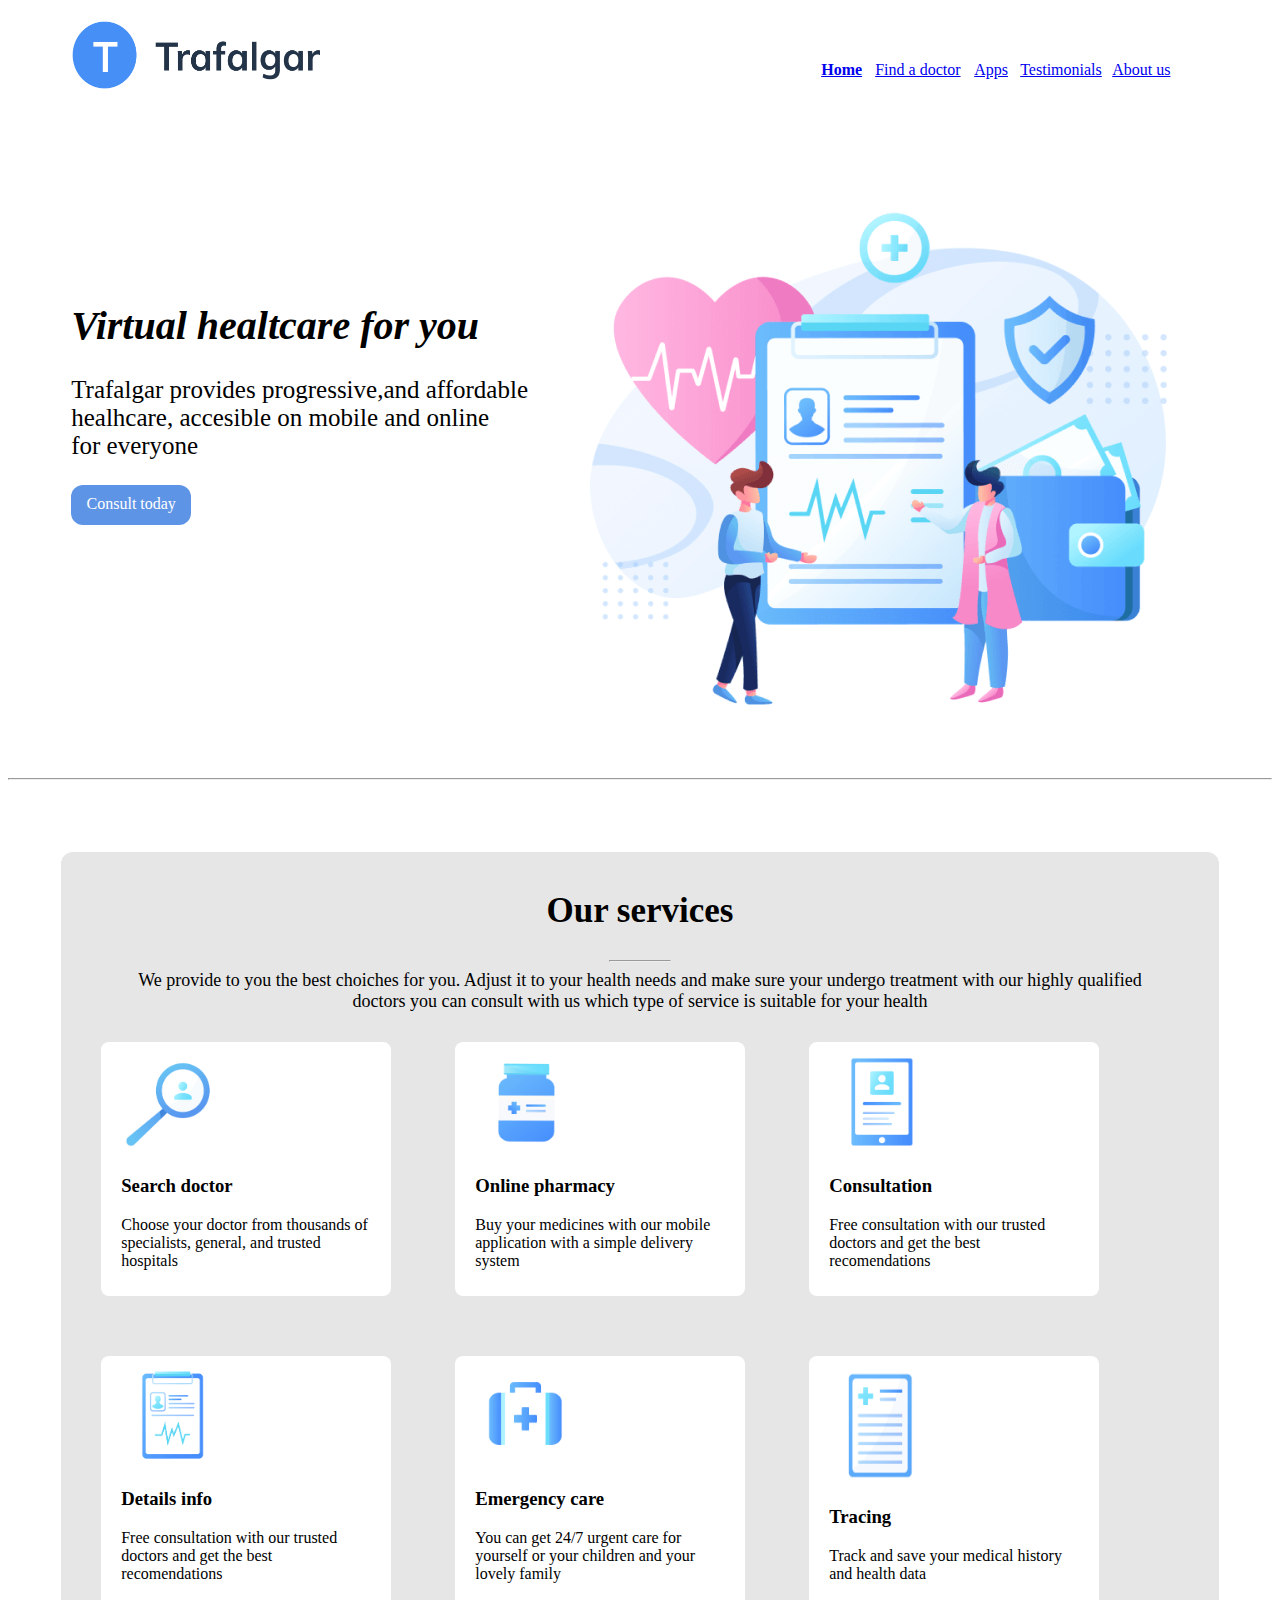
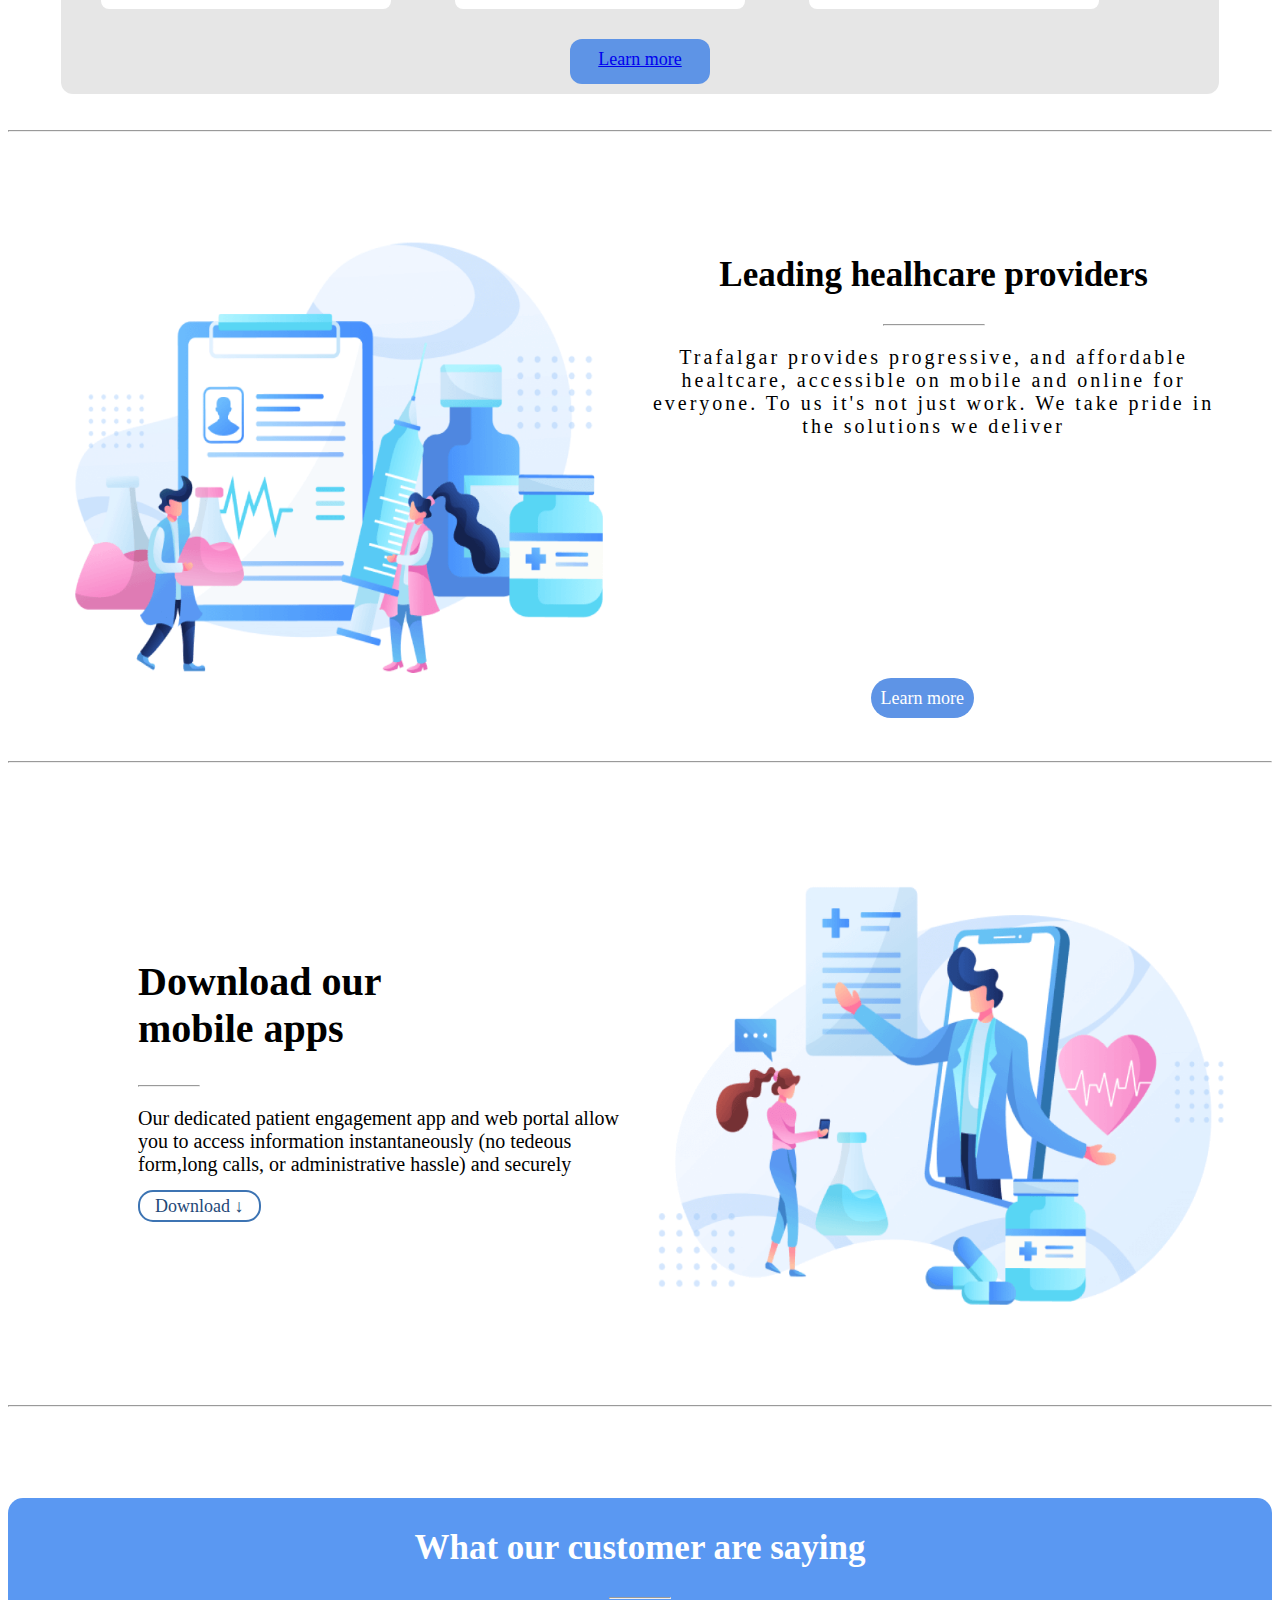
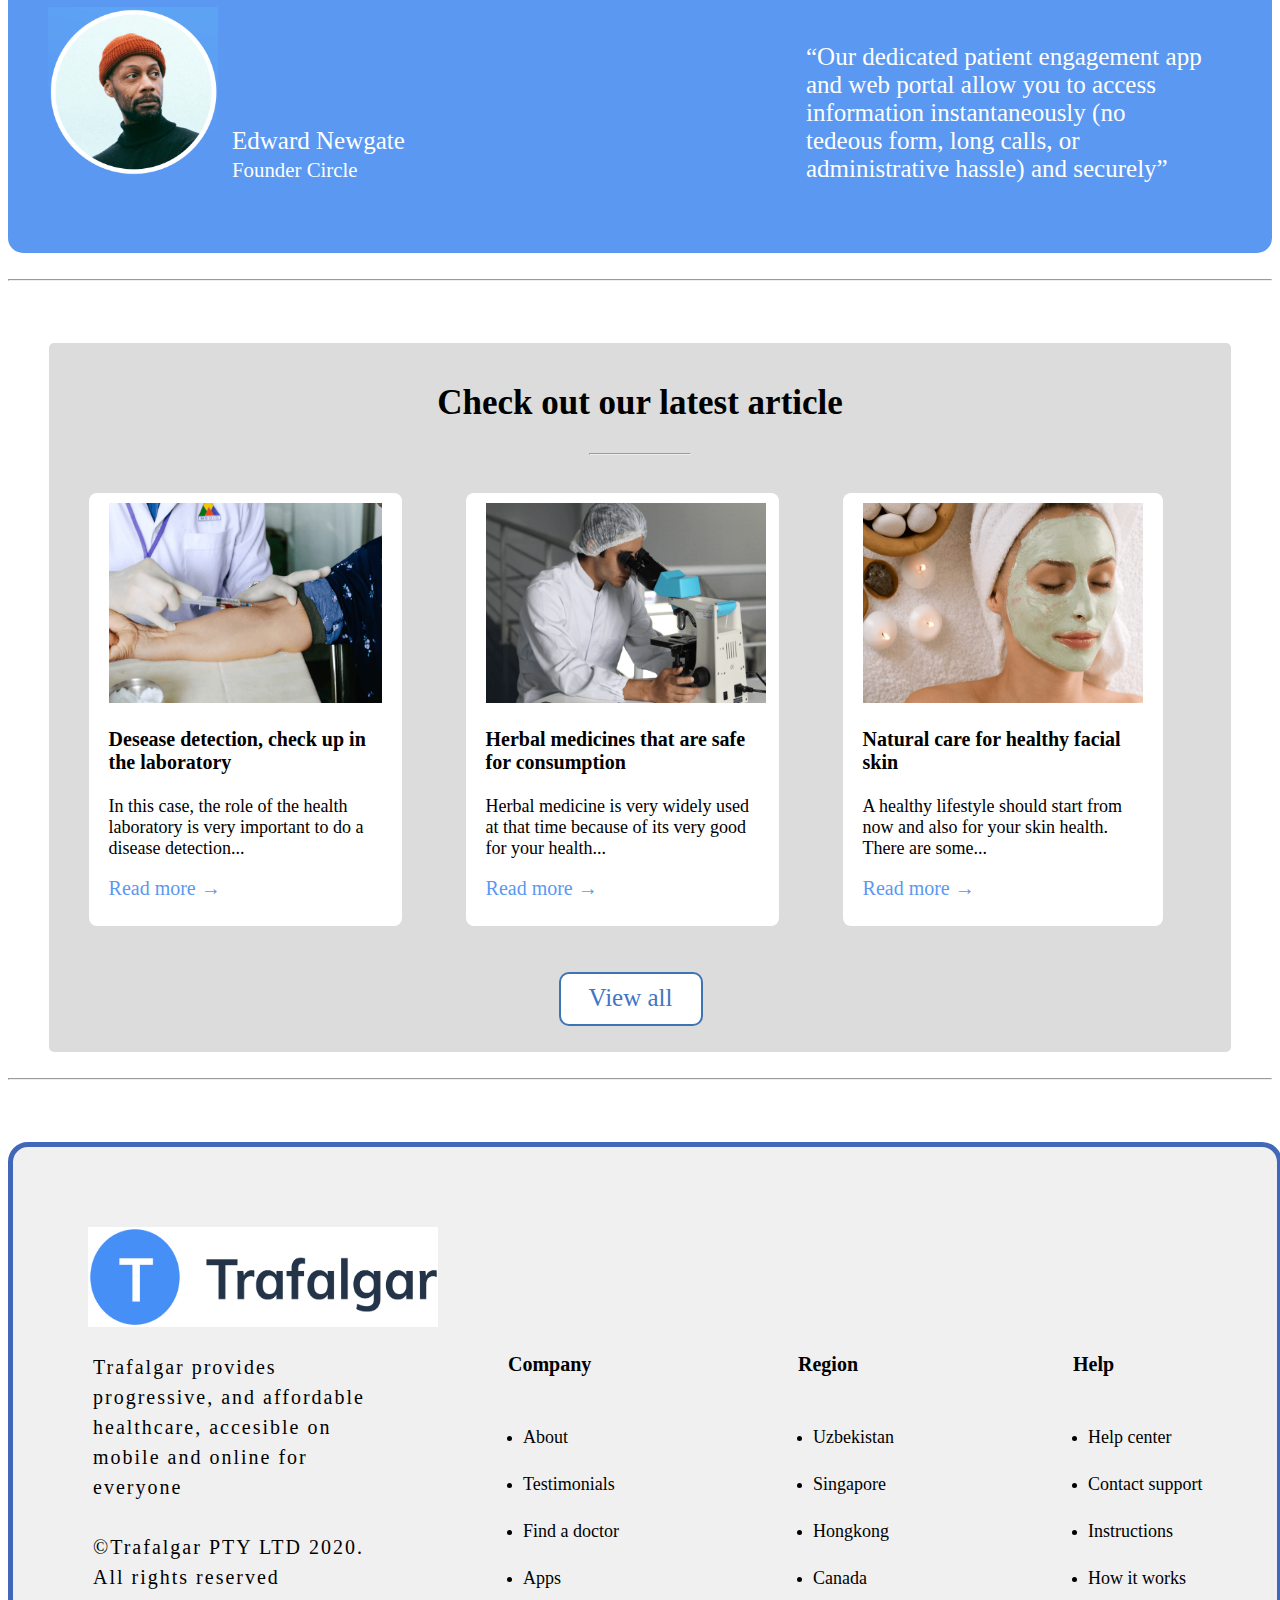
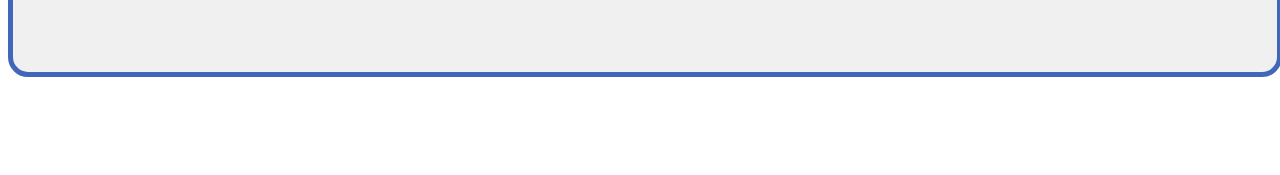
<file: index.html>
<!DOCTYPE html>
<html lang="en">
<head>
  <title>Homework-4</title>
  <link rel="stylesheet" href="css/style.css">
</head>
<body>
  
  <div class="header">
  
    <a href="#"><img class="page1-img1" src="./img/trafalgarlogo.png" alt="Logo"></a>

    <p class="none1"></p>
  
    <div class="header-list">
      <ul>
        <li class="list1"><a href="#"><strong>Home</strong></a></li>
        <li class="list2"><a href="#">Find a doctor</a></li>
        <li class="list3"><a href="#">Apps</a></li>
        <li class="list4"><a href="#">Testimonials</a></li>
        <li class="list5"><a href="#">About us</a></li>
      </ul>
    </div>

    <div class="page1paragraph">

    <h1 class="h1">Virtual healtcare for you</h1>

    <p class="paragraph-header">Trafalgar provides progressive,and affordable <br> healhcare, accesible on mobile and online <br> for everyone</p>

    <p class="button-1"><a class="button-11" href="#">Consult today</a></p>
    </div>

    <img class="page1-img3" src="./img/trf1.png" alt="imgheaderone">
  </div>

    <br><hr><br><br><br>

    <div class="our-services">

      <h2 class="h2">Our services</h2>
      <hr class="hr1">

      <p class="page2-p">We provide to you the best choiches for you. Adjust it to your health needs and make sure your undergo treatment with our highly qualified doctors you can consult with us which type of service is suitable for your health</p>

      <div class="box-1">

        <a href="#"><img class="page2-img1" src="./img/trf3.png" alt="Search doctor"></a>

        <h3><a class="b1-h3" href="#">Search doctor</a></h3>

        <p>Choose your doctor from thousands of specialists, general, and trusted hospitals</p>

      </div>
      
      <div class="box-2">

        <a href="#"><img class="page2-img2" src="./img/trf2.png" alt="Online pharmacy"></a>

        <h3><a class="b2-h3" href="#">Online pharmacy</a></h3>

        <p>Buy your medicines with our mobile application with a simple delivery system</p>
        
      </div>
      
      <div class="box-3">

        <a href="#"><img class="page2-img3" src="./img/trf4.png" alt="Consultation"></a>

        <h3><a class="b3-h3" href="">Consultation</a></h3>

        <p>Free consultation with our trusted doctors and get the best recomendations</p>
        
      </div>
      
      <div class="box-4">

        <a href="#"><img class="page2-img4" src="./img/trf5.png" alt="Details info"></a>

        <h3><a class="b4-h3" href="#">Details info</a></h3>

        <p>Free consultation with our trusted doctors and get the best recomendations</p>
        
      </div>
      
      <div class="box-5">

        <a href="#"><img class="page2-img5" src="./img/trf6.png" alt="Emergency care"></a>

        <h3><a class="b5-h3" href="#">Emergency care</a></h3>

        <p>You can get 24/7 urgent care for yourself or your children and your lovely family</p>
        
      </div>
      
      <div class="box-6">

        <a href="#"><img class="page2-img6" src="./img/trf7.png" alt="Tracing"></a>

        <h3><a class="b6-h3" href="#">Tracing</a></h3>

        <p>Track and save your medical history and health data</p>
        
      </div>

      <p class="button-2"><a href="#">Learn more</a></p>

    </div>

    <br><hr><br><br><br>

    <div class="Leading-healhcare-providers">

      <img class="page3-img1" src="./img/trf8.png" alt="page-1">

      <div class="providediv">
        <h2 class="page3paragraph">Leading healhcare providers</h2>
      <hr class="hr2">

      <p class="paragraf">Trafalgar provides progressive, and affordable healtcare, accessible on mobile and online for everyone. To us it's not just work. We take pride in the solutions we deliver</p>

      <p><a class="formore" href="#">Learn more</a></p>
      </div>

    </div>

    <br><hr><br><br><br>

    <div class="Download-our-mobile-apps">

    <div class="Mdiv">
      <h2 class="h2mobile">Download our <br> mobile apps</h2>
    <hr class="hrm">

    <p class="Pmobile">Our dedicated patient engagement app and web portal allow you to access information instantaneously (no tedeous form,long calls,  or administrative hassle) and securely</p>

    <p><a class="downloadAn" href="#">Download ↓</a></p>

    </div>

    <img class="page4-img1" src="./img/trf11.png" alt="page4-img1">

    </div>

    <br><hr><br><br><br>

    <div class="Testimonials">
        <h2 class="h2custom">What our customer are saying</h2>
        <hr class="hrcustom">

        <div class="page5-div1">
          <img class="page5-img1" src="./img/trf12.png" alt="page5-img1">

          <p class="pcus">Edward Newgate <br><small>Founder Circle</small></p>

        </div>

          <blockquote class="page5-bloq">“Our dedicated patient engagement app and web portal allow you to access information instantaneously (no tedeous form, long calls, or administrative hassle) and securely”</blockquote>

    </div>

    <br><hr><br><br><br>

    <div class="Our-latest-article">

      <h2 class="lasth2">Check out our latest article</h2>
      <hr class="hrlaast">

      <div class="page6-div1">

        <a href="#"><img class="imglast1" src="./img/trf13.png" alt="img13"></a>

        <h4><a class="h4last1" href="#">Desease detection, check up in the laboratory</a></h4>

        <p class="p1">In this case, the role of the health laboratory is very important to do a disease detection...</p>

        <p><a class="readmore1" href="#">Read more →</a></p>

      </div>
      
      <div class="page6-div2">

        <a href="#"><img class="imglast2" src="./img/trf14.png" alt="img14"></a>
        <h4><a class="h4last2" href="#">Herbal medicines that are safe for consumption</a></h4>

        <p class="p2">Herbal medicine is very widely used at that time because of its very good for your health...</p>

        <p><a class="readmore2" href="#">Read more →</a></p>

      </div>
      
      <div class="page6-div3">

        <a href="#"><img class="imglast3" src="./img/trf15.png" alt="img15"></a>
        <h4><a class="h4last3" href="#">Natural care for healthy facial skin</a></h4>

        <p class="p3">A healthy lifestyle should start from now and also for your skin health. There are some...</p>

        <p><a class="readmore3" href="#">Read more →</a></p>

      </div>

      <p><a class="viewall" href="#">View all</a></p>

    </div>

    <br><hr><br><br><br>

    <div class="Footer">

      <div class="footer-div1">

        <a href="#"><img class="logolast" src="./img/trafalgarlogo.png" width="160px" height="50px" alt="logo"></a>

        <p class="pfooter">Trafalgar provides progressive, and affordable healthcare, accesible on mobile and online for everyone <br><br> ©Trafalgar PTY LTD 2020. All rights reserved</p>

      </div>

      <div class="footer-div2">
        <h4 class="h41">Company</h4>
        <ul>
          <li><a class="a1" href="#">About</a></li>
          <li><a class="a2" href="#">Testimonials</a></li>
          <li><a class="a3" href="#">Find a doctor</a></li>
          <li><a class="a4" href="#">Apps</a></li>
        </ul>
      </div>
      
      <div class="footer-div3">
        <h4 class="h42">Region</h4>
        <ul>
          <li><a class="a5" href="#">Uzbekistan</a></li>
          <li><a class="a6" href="#">Singapore</a></li>
          <li><a class="a7" href="#">Hongkong</a></li>
          <li><a class="a8" href="#">Canada</a></li>
        </ul>
      </div>
      
      <div class="footer-div4">
        <h4 class="h43">Help</h4>
        <ul>
          <li><a class="a9" href="#">Help center</a></li>
          <li><a class="a10" href="#">Contact support</a></li>
          <li><a class="a11" href="#">Instructions</a></li>
          <li><a class="a12" href="#">How it works</a></li>
        </ul>
      </div>

    </div>

  <br><br><br><br><br>
</body>
</html>
</file>
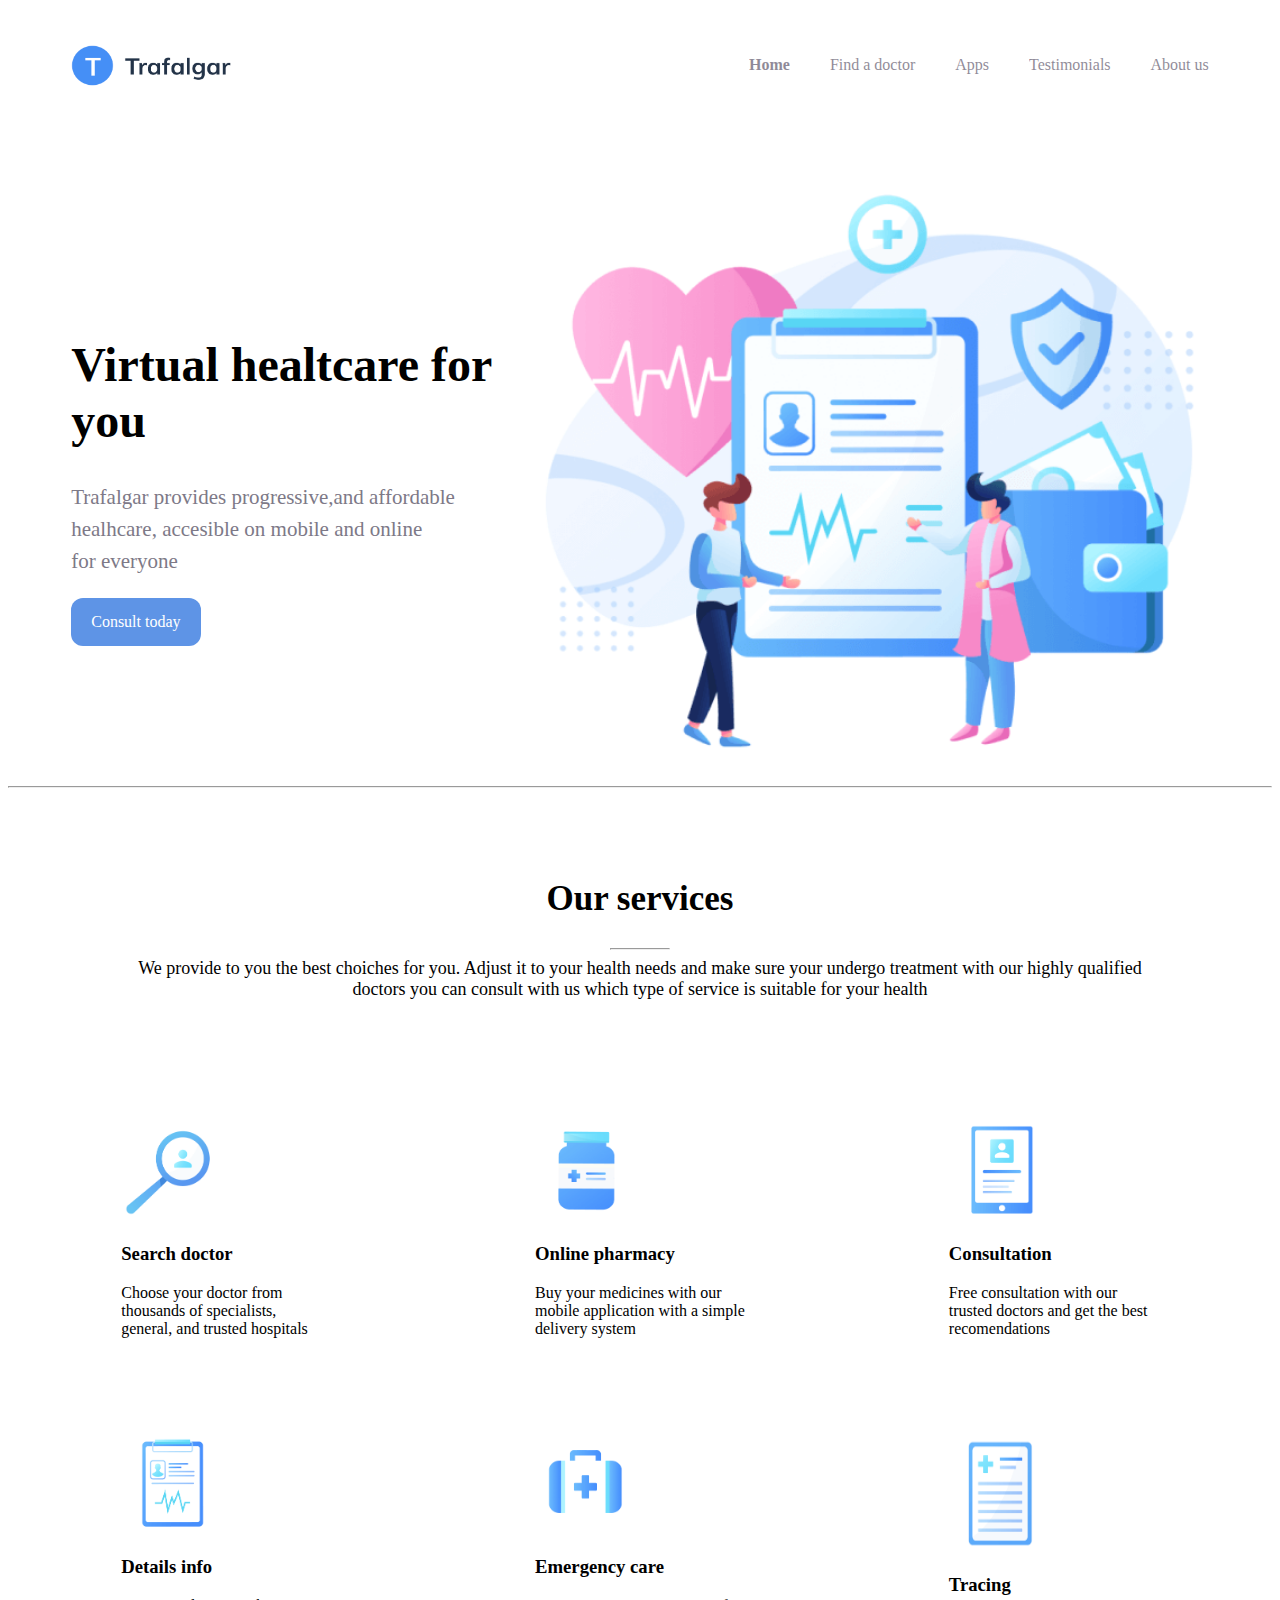
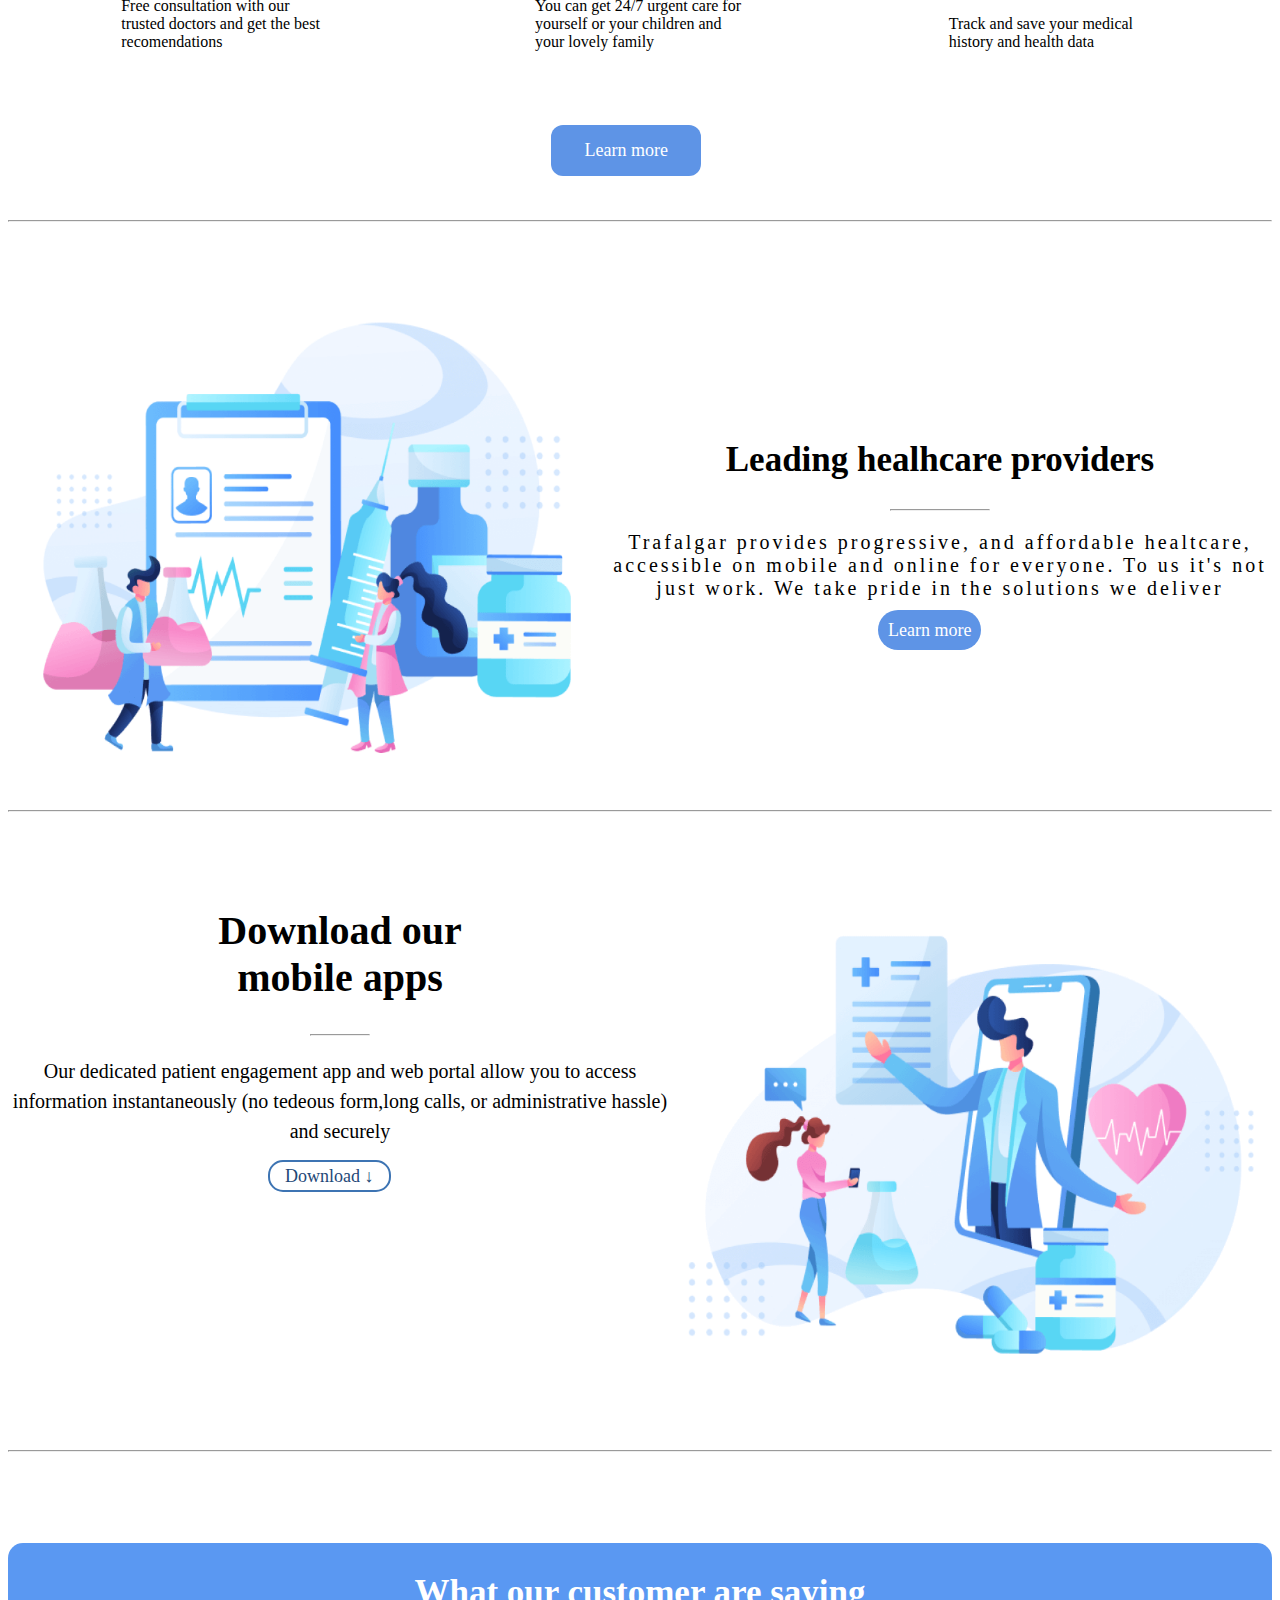
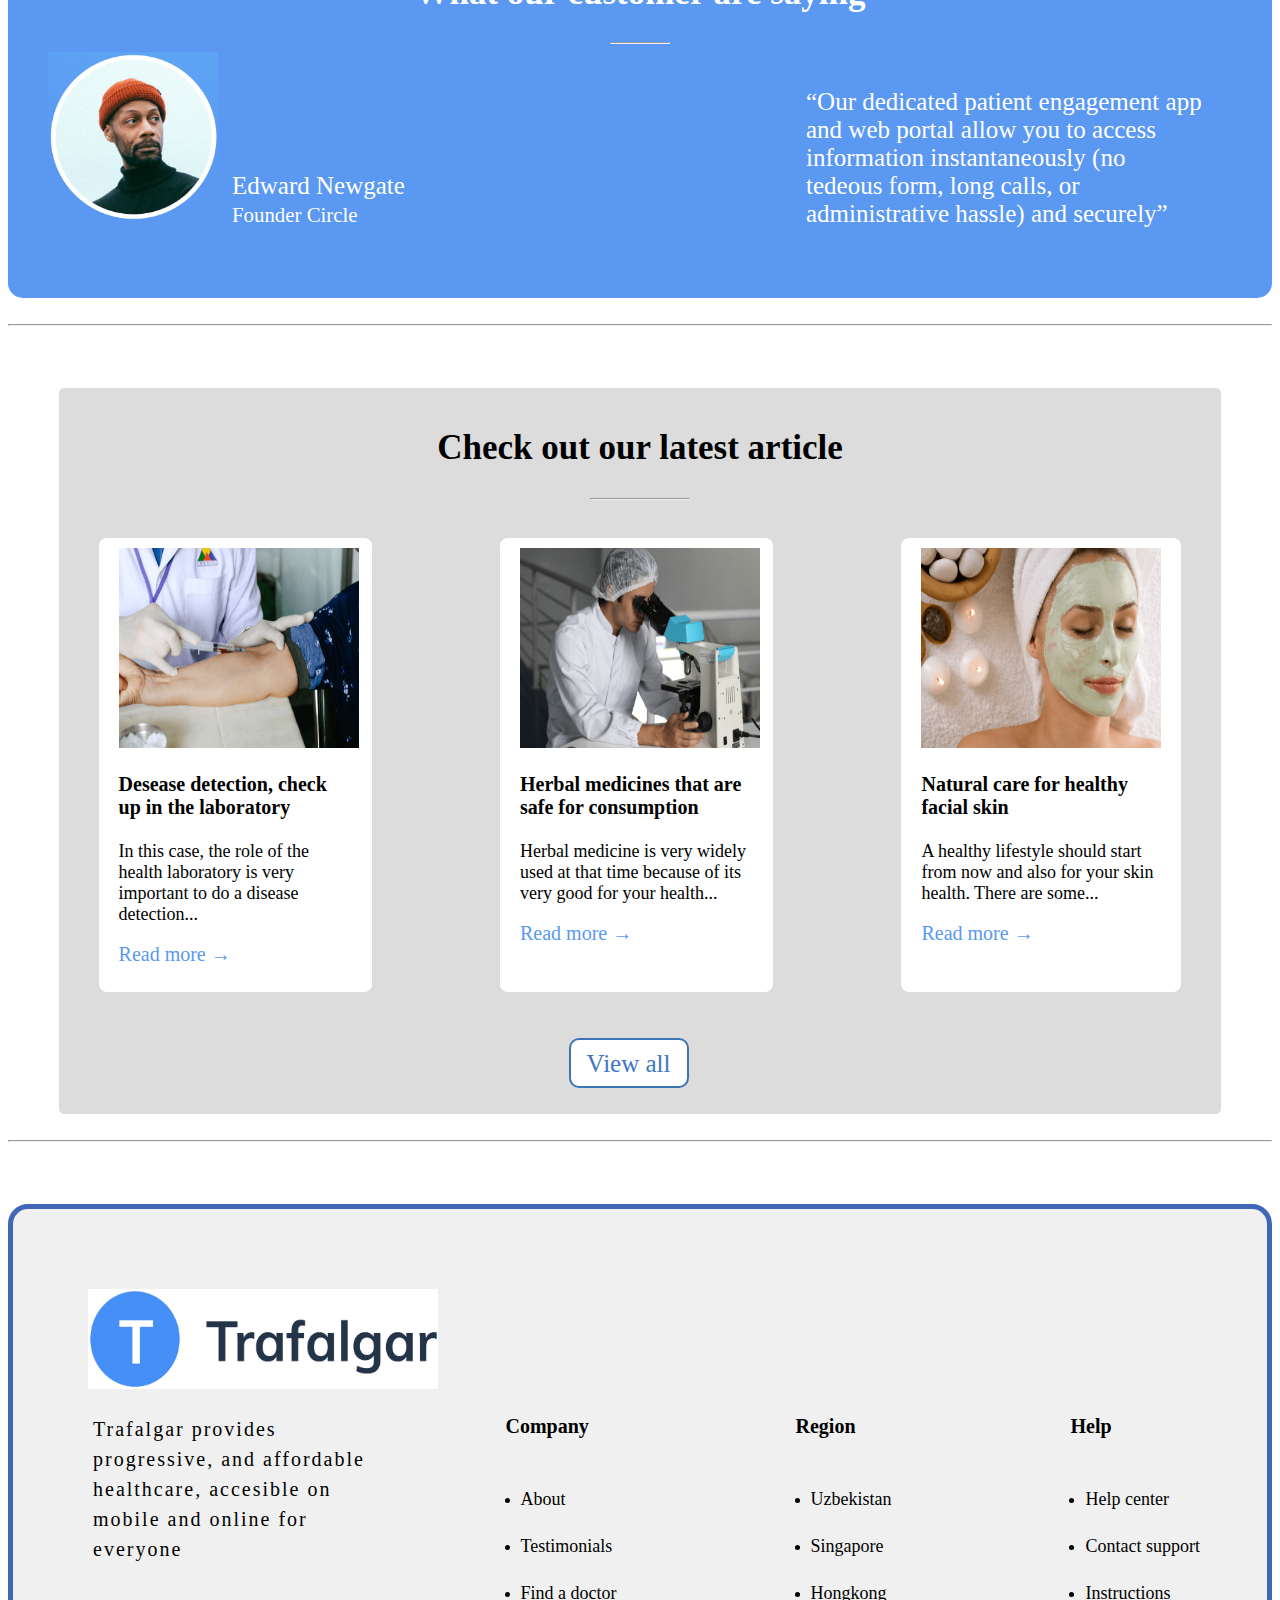
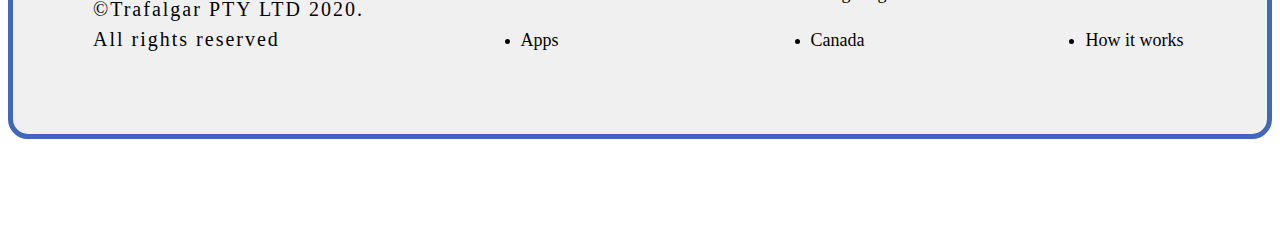
<file: trafalgar.html>
<!DOCTYPE html>
<html lang="en">
<head>
  <title>Trafalgar maket</title>
  <link rel="preconnect" href="https://fonts.googleapis.com">
  <link rel="preconnect" href="https://fonts.gstatic.com" crossorigin>
  <link href="https://fonts.googleapis.com/css2?family=Mulish:ital,wght@0,200;0,300;0,400;0,500;0,600;0,700;0,900;1,300;1,700&display=swap" rel="stylesheet">
  <link rel="stylesheet" href="css/trafalgar_maket.css">
</head>
<body>
<!-- SITE HEADER -->

  <div class="header">
    <div class="site-header">
      <a href="#"><img class="site-header-logo" src="./img/trafalgarlogo.png" alt="Logo"></a>

      <ul class="site-header-item">
        <li class="list"><a class="site-header-link" href="#"><strong>Home</strong></a></li>
        <li class="list"><a class="site-header-link" href="#">Find a doctor</a>
        </li>
        <li class="list"><a class="site-header-link" href="#">Apps</a>
        </li>
        <li class="list"><a class="site-header-link" href="#">Testimonials</a>
        </li>
        <li class="list"><a class="site-header-link" href="#">About us</a>
        </li>
      </ul>
    </div>
<!-- SITE HERO -->
    <div class="site-header-bottom">
      <div class="site-hero">
        <h1 class="header-h1">Virtual healtcare for you</h1>
        <p class="paragraph-header">Trafalgar provides progressive,and affordable <br> healhcare, accesible on mobile and online <br> for everyone</p>

        <p class="button-1"><a class="button-11" href="#">Consult today</a></p>
      </div>

      <img class="page1-img3" src="./img/trf1.png" alt="imgheaderone">
    </div>
    
  </div>

    <br><hr><br><br><br>

<!-- Our-services -->
  <div class="our-services">

      <h2 class="site-service-heading">Our services</h2>
      <hr class="hr1">

      <p class="site-service-text">We provide to you the best choiches for you. Adjust it to your health needs and make sure your undergo treatment with our highly qualified doctors you can consult with us which type of service is suitable for your health</p>

      <div class="big-div-service">
        <div class="box">

          <a href="#"><img class="page2-img1" src="./img/trf3.png" alt="Search doctor"></a>
  
          <h3><a class="b1-h3" href="#">Search doctor</a></h3>
  
          <p>Choose your doctor from thousands of specialists, general, and trusted hospitals</p>
  
        </div>
        
        <div class="box">
  
          <a href="#"><img class="page2-img2" src="./img/trf2.png" alt="Online pharmacy"></a>
  
          <h3><a class="b2-h3" href="#">Online pharmacy</a></h3>
  
          <p>Buy your medicines with our mobile application with a simple delivery system</p>
          
        </div>
        
        <div class="box">
  
          <a href="#"><img class="page2-img3" src="./img/trf4.png" alt="Consultation"></a>
  
          <h3><a class="b3-h3" href="">Consultation</a></h3>
  
          <p>Free consultation with our trusted doctors and get the best recomendations</p>
          
        </div>
      </div>
        
      <div class="big-div-service2">
        <div class="box">
  
          <a href="#"><img class="page2-img4" src="./img/trf5.png" alt="Details info"></a>
  
          <h3><a class="b4-h3" href="#">Details info</a></h3>
  
          <p>Free consultation with our trusted doctors and get the best recomendations</p>
          
        </div>
        
        <div class="box">
  
          <a href="#"><img class="page2-img5" src="./img/trf6.png" alt="Emergency care"></a>
  
          <h3><a class="b5-h3" href="#">Emergency care</a></h3>
  
          <p>You can get 24/7 urgent care for yourself or your children and your lovely family</p>
          
        </div>
        
        <div class="box">
  
          <a href="#"><img class="page2-img6" src="./img/trf7.png" alt="Tracing"></a>
  
          <h3><a class="b6-h3" href="#">Tracing</a></h3>
  
          <p>Track and save your medical history and health data</p>
        </div>
      </div>
        
      

      <p class="button-2"><a class="button-22" href="#">Learn more</a></p>

  </div>

    <br><hr><br><br><br>

    <div class="Leading-healhcare-providers">

      <img class="page3-img1" src="./img/trf8.png" alt="page-1">

      <div class="providediv">
        <h2 class="page3paragraph">Leading healhcare providers</h2>
      <hr class="hr2">

      <p class="paragraf">Trafalgar provides progressive, and affordable healtcare, accessible on mobile and online for everyone. To us it's not just work. We take pride in the solutions we deliver</p>

      <p><a class="formore" href="#">Learn more</a></p>
      </div>

    </div>

    <br><hr><br><br><br>

    <div class="Download-our-mobile-apps">

    <div class="Mdiv">
      <h2 class="h2mobile">Download our <br> mobile apps</h2>
    <hr class="hrm">

    <p class="Pmobile">Our dedicated patient engagement app and web portal allow you to access information instantaneously (no tedeous form,long calls,  or administrative hassle) and securely</p>

    <p><a class="downloadAn" href="#">Download ↓</a></p>

    </div>

    <img class="page4-img1" src="./img/trf11.png" alt="page4-img1">

    </div>

    <br><hr><br><br><br>

    <div class="Testimonials">
        <h2 class="h2custom">What our customer are saying</h2>
        <hr class="hrcustom">

        <div class="page5-div1">
          <img class="page5-img1" src="./img/trf12.png" alt="page5-img1">

          <p class="pcus">Edward Newgate <br><small>Founder Circle</small></p>

        </div>

          <blockquote class="page5-bloq">“Our dedicated patient engagement app and web portal allow you to access information instantaneously (no tedeous form, long calls, or administrative hassle) and securely”</blockquote>

    </div>

    <br><hr><br><br><br>

    <div class="Our-latest-article">

      <h2 class="lasth2">Check out our latest article</h2>
      <hr class="hrlaast">

      <div class="latest-article">
        <div class="page6-div1">

          <a href="#"><img class="imglast1" src="./img/trf13.png" alt="img13"></a>
  
          <h4><a class="h4last1" href="#">Desease detection, check up in the laboratory</a></h4>
  
          <p class="p1">In this case, the role of the health laboratory is very important to do a disease detection...</p>
  
          <p><a class="readmore1" href="#">Read more →</a></p>
  
        </div>
        
        <div class="page6-div2">
  
          <a href="#"><img class="imglast2" src="./img/trf14.png" alt="img14"></a>
          <h4><a class="h4last2" href="#">Herbal medicines that are safe for consumption</a></h4>
  
          <p class="p2">Herbal medicine is very widely used at that time because of its very good for your health...</p>
  
          <p><a class="readmore2" href="#">Read more →</a></p>
  
        </div>
        
        <div class="page6-div3">
  
          <a href="#"><img class="imglast3" src="./img/trf15.png" alt="img15"></a>
          <h4><a class="h4last3" href="#">Natural care for healthy facial skin</a></h4>
  
          <p class="p3">A healthy lifestyle should start from now and also for your skin health. There are some...</p>
  
          <p><a class="readmore3" href="#">Read more →</a></p>
  
        </div>
      </div>

      <p><a class="viewall" href="#">View all</a></p>

    </div>

    <br><hr><br><br><br>

    <div class="Footer">

      <div class="footer-div1">

        <a href="#"><img class="logolast" src="./img/trafalgarlogo.png" width="160px" height="50px" alt="logo"></a>

        <p class="pfooter">Trafalgar provides progressive, and affordable healthcare, accesible on mobile and online for everyone <br><br> ©Trafalgar PTY LTD 2020. All rights reserved</p>

      </div>

      <div class="footer-div2">
        <h4 class="h41">Company</h4>
        <ul>
          <li><a class="a1" href="#">About</a></li>
          <li><a class="a2" href="#">Testimonials</a></li>
          <li><a class="a3" href="#">Find a doctor</a></li>
          <li><a class="a4" href="#">Apps</a></li>
        </ul>
      </div>
      
      <div class="footer-div3">
        <h4 class="h42">Region</h4>
        <ul>
          <li><a class="a5" href="#">Uzbekistan</a></li>
          <li><a class="a6" href="#">Singapore</a></li>
          <li><a class="a7" href="#">Hongkong</a></li>
          <li><a class="a8" href="#">Canada</a></li>
        </ul>
      </div>
      
      <div class="footer-div4">
        <h4 class="h43">Help</h4>
        <ul>
          <li><a class="a9" href="#">Help center</a></li>
          <li><a class="a10" href="#">Contact support</a></li>
          <li><a class="a11" href="#">Instructions</a></li>
          <li><a class="a12" href="#">How it works</a></li>
        </ul>
      </div>

    </div>

  <br><br><br><br><br>
</body>
</html>
</file>
<file: css/style.css>
.header{
  width: 90%;
  margin: 20px auto;  
  /* display:flex;
  align-items:center;
  justify-content:space-between;
  opacity: 0.5; */
}
.page1-img1{
  position: left;
  width:250px;
  height: 70px;
}
.header-list{
  margin-left: 710px;
  margin-top: -65px;
  width:400px;
  line-height:50px;
  border-radius:10px;
  font-size:16px;
  margin-bottom:100px;
}

.list1 {
  display: inline-block;
  width:  50px;
}

.list2{
  display: inline-block; 
  width:95px;
}

.list3{
  display: inline-block;
  width: 42px;
}

.list4{
  display: inline-block;
  width: 88px;
}

.list5{
  display: inline-block;
  width: 60px;
}

.page1paragraph{
  display: inline-block;
  text-align: left;
  vertical-align: top;
  width: 500px;
  margin-top: 80px;
}

.h1{
  font-size:40px;
  font-style: italic;
}

.paragraph-header{
  font-size:25px;
}

.button-11{
  color:white;
  text-decoration: none;
  text-align: center;
  background-color: rgb(94, 148, 230);
  width:100px;
  height:20px;
  padding: 10px 10px 10px 10px;
  border-radius: 12px;
  display: inline-block;
}

.our-services{
  background-color:rgb(230, 230, 230);
  width:90%;
  margin: 10px auto;
  padding: 10px 10px 10px 10px;
  border-radius: 12px;
}

.h2{
  text-align: center;
  font-size:35px;

}
.hr1{
  width:60px;
}

.page2-p{
  text-align: center;
  font-size:18px;
  display: inline-block;
  margin: 0 50px;;
}

.box-1{
  background-color: white;
  display: inline-block;
  width: 250px;
  border-radius: 8px;
  margin: 30px 30px;
  padding: 10px 20px;
}

.page2-img1{
  width: 100px;
  height: 100px;
  
}

.b1-h3{
  color: black;
  text-decoration: none;
}

.box-2{
  background-color: white;
  display: inline-block;
  width: 250px;
  border-radius: 8px;
  margin: 30px 30px;
  padding: 10px 20px;
}

.page2-img2{
  width: 100px;
  height: 100px;
  
}

.b2-h3{
  color: black;
  text-decoration: none;
}

.box-3{
  background-color: white;
  display: inline-block;
  width: 250px;
  border-radius: 8px;
  margin: 30px 30px;
  padding: 10px 20px;
}

.page2-img3{
  width: 100px;
  height: 100px;
  
}

.b3-h3{
  color: black;
  text-decoration: none;
}

.box-4{
  background-color: white;
  display: inline-block;
  width: 250px;
  border-radius: 8px;
  margin: 30px 30px;
  padding: 10px 20px;
}

.page2-img4{
  width: 100px;
  height: 100px;
  
}

.b4-h3{
  color: black;
  text-decoration: none;
}

.box-5{
  background-color: white;
  display: inline-block;
  width: 250px;
  border-radius: 8px;
  margin: 30px 30px;
  padding: 10px 20px;
}

.page2-img5{
  width: 100px;
  height: 100px;
  
}

.b5-h3{
  color: black;
  text-decoration: none;
}

.box-6{
  background-color: white;
  display: inline-block;
  width: 250px;
  border-radius: 8px;
  margin: 30px 30px;
  padding: 10px 20px;
}

.page2-img6{
  width: 100px;
  height: 118px;
  
}

.b6-h3{
  color: black;
  text-decoration: none;
}

.button-2{
  text-align: center;
  background-color: rgb(94, 148, 230);
  color: white;
  width: 120px;
  height: 25px;
  margin: 0 auto;
  padding: 10px 10px 10px 10px;
  border-radius: 12px;
  font-size: 18px;
  text-decoration: none;
}

.Leading-healhcare-providers{
  background-color: rgb(255, 255, 255);
  width: 95%;
  margin: 10px auto;
}

.page3-img1{
  width: 600px;
  height:500px;
  display: inline-block;
}

.providediv{
  display: inline-block;
  width: 580px;
  text-align: left;
}

.page3paragraph{
  font-size:35px;
  text-align: center;
}

.hr2{
  width:100px;
  margin-bottom: -300px;;
}

.paragraf{
  margin-top:320px;
  margin-bottom: 250px;
  text-align: center;
  font-size:20px;
  letter-spacing: 3px;
}

.formore{
  background-color: rgb(94, 148, 230);
  color: white;
  font-size:80px;
  width: 80%;
  height: 25%;
  margin: 0 227px;
  padding: 10px 10px 10px 10px;
  border-radius: 20px;
  font-size: 18px;
  text-decoration: none;
  
}

.Download-our-mobile-apps{
  width: 90%;
  margin-left: 130px;
}

.Mdiv{
  display: inline-block;
  width: 500px;
  vertical-align: top;
  margin-top:100px;
}
.h2mobile{
  text-align: left;
  font-size:40px;
}
.hrm{
  width:60px;
  margin-right: 440px;
}

.Pmobile{
  font-size:20px;
}

.downloadAn{
  background-color: rgb(255, 255, 255);
  border: 2px solid rgb(61, 116, 179);
  color: rgb(30, 72, 119);
  padding: 4px 15px;
  border-radius: 15px;
  font-size: 18px;
  text-decoration: none;
}

.page4-img1{
  width: 600px;
  height: 550px;
}

.Testimonials{
  background-color: #5A98F2;
  border-radius: 15px;
}

.h2custom{
  font-size:35px;
  text-align: center;
  color:white;
  padding: 30px 0 0 0;
}

.hrcustom{
  width: 60px;
}

.page5-div1{
  display: inline-block;

}

.page5-img1{
width: 170px;
height: 170px;
margin-left:40px;

display: inline-block;
}

.pcus{
  text-align: left;
  color:white;
  display: inline-block;
  width: 500px;
  margin: 0px 30px 70px 10px;
  font-size: 25px;
  
}

.page5-bloq{
  display: inline-block;
  width: 400px;
  color: white;
  font-size: 25px;
}

.Our-latest-article{
  background-color: rgb(220, 220, 220);
  width: 92%;
  margin: 0 auto;
  border-radius: 5px;
  padding: 10px 10px;
}

.lasth2{
  text-align: center;
  font-size: 35px;
  margin: 30px;

}

.hrlaast{
  width: 100px;
  
}

.page6-div1{
  background-color: white;
  display: inline-block;
  width: 273px;
  border-radius: 8px;
  margin: 30px 30px;
  padding: 10px 20px;

}

.imglast1{
  width: 273px;
  height: 200px;
  border-image: 5px;

}

.h4last1{
  font-size:20px;
  text-decoration:none;
  color:black;

}

.p1{
  font-size:18px;

}

.readmore1{
  font-size:20px;
  text-decoration:none;
  color:#5A98F2
}

.page6-div2{
  background-color: white;
  display: inline-block;
  width: 273px;
  border-radius: 8px;
  margin: 30px 30px;
  padding: 10px 20px;
}

.imglast2{
  width: 280px;
  height: 200px;
  border-image: 5px;
}

.h4last2{
  font-size:20px;
  text-decoration:none;
  color:black;
}

.p2{
  font-size:18px;
}

.readmore2{
  font-size:20px;
  text-decoration:none;
  color:#5A98F2
}

.page6-div3{
  background-color: white;
  display: inline-block;
  width: 280px;
  border-radius: 8px;
  margin: 30px 30px;
  padding: 10px 20px;
}

.imglast3{
  width: 280px;
  height: 200px;
  border-image: 5px;
}

.h4last3{
  font-size:20px;
  text-decoration:none;
  color:black;
}

.p3{
  font-size:18px;
}

.readmore3{
  font-size:20px;
  text-decoration:none;
  color:#5A98F2
}

.viewall{
  display: inline-block;
  text-align: center;
  background-color: rgb(255, 255, 255);
  border: 2px solid rgb(61, 116, 179);
  color:rgb(64, 117, 197);
  width: 120px;
  text-decoration: none;
  height: 30px;
  font-size: 25px;
  padding: 10px 10px 10px 10px;
  margin-left: 500px;
  border-radius: 10px;
}

.Footer{
  background-color: rgb(240, 240, 240);
  border: 5px solid rgb(65, 103, 184);
  border-radius: 20px;
  width: 100%;
  height: 100%;
  margin: 0 auto;
}

.footer-div1{
  display: inline-block;
  width:25%;
  line-height: 30px;

}

.logolast{
  margin:80px 0px 15px 80px;
  margin-left: 75px;
  width: 350px;
  height: 100px;
}

.pfooter{
  letter-spacing: 2px;
  width:300px;
  margin:0px 80px 80px 80px;
  font-size: 20px;
  color:rgb(0, 0, 0);
}

.footer-div2{
  display: inline-block;
  margin-left: 150px;
  line-height: 46px;
}
.h41{
  margin-left: 25px;
  color:rgb(0, 0, 0);
  font-size: 20px;
}
.a1{
  text-decoration: none;
  color:rgb(0, 0, 0);
  font-size: 18px;
}
.a2{
  text-decoration: none;
  color:rgb(0, 0, 0);
  font-size: 18px;
}
.a3{
  text-decoration: none;
  color:rgb(0, 0, 0);
  font-size: 18px;
}
.a4{
  text-decoration: none;
  color:rgb(0, 0, 0);
  font-size: 18px;
}

.footer-div3{
  display: inline-block;
  margin-left: 150px;
  line-height: 46px;
}
.h42{
  margin-left: 25px;
  color:rgb(0, 0, 0);
  font-size: 20px;
}
.a5{
  text-decoration: none;
  color:rgb(0, 0, 0);
  font-size: 18px;

}
.a6{
  text-decoration: none;
  color:rgb(0, 0, 0);
  font-size: 18px;
}
.a7{
  text-decoration: none;
  color:rgb(0, 0, 0);
  font-size: 18px;
}
.a8{
  text-decoration: none;
  color:rgb(0, 0, 0);
  font-size: 18px;
}

.footer-div4{
  display: inline-block;
  margin-left: 150px;
  line-height: 46px;
}
.h43{
  margin-left: 25px;
  color:rgb(0, 0, 0);
  font-size: 20px;
}
.a9{
  text-decoration: none;
  color:rgb(0, 0, 0);
  font-size: 18px;

}
.a10{
  text-decoration: none;
  color:rgb(0, 0, 0);
  font-size: 18px;
}
.a11{
  text-decoration: none;
  color:rgb(0, 0, 0);
  font-size: 18px;
}
.a12{
  text-decoration: none;
  color:rgb(0, 0, 0);
  font-size: 18px;
}
</file>
<file: css/trafalgar_maket.css>
*{
  box-sizing: border-box;
}

/* SITE HEADER */
.header{
  width: 90%;
  height: 680px;
  margin: 40px auto;
}
.site-header{
  display: flex;
  align-items: center;
  justify-content:space-between;
}
.site-header-logo{
  width: 160px;
  height: 41px;
  margin: 0;
  padding: 0;
  display: block;
}
.site-header-item{
  display: flex;
  list-style-type: none;
}
.list{
  margin-left: 40px;
  padding: 0;
}
.site-header-link{
  text-decoration: none;
  color: #1f1534;
  opacity: 0.5;
  
}

/* SITE HERO */
.site-header-bottom{
  display: flex;
  align-items: center;
  justify-content:space-between;
  margin-top: 85px;
}
.site-hero{
  width: 445px;
  height: 338px;
}
.header-h1{
  font-size: 48px;
  line-height: 56px;
  color: #000000;
}
.page1-img3{
  width: 693px;
  height: 598px;
  margin-left: 30px;
}
.h1{
  font-size:40px;
  font-style: italic;
}
.paragraph-header{
  color: #1f1534;
  font-weight: 300;
  font-size: 21px;
  line-height: 32px;
  color: #7D7987;
}
.button-11{
  text-decoration: none;
  text-align: center;
  background-color: rgb(94, 148, 230);
  color:white;
  padding: 15px 20px;
  border-radius: 12px;
  display: inline-block;
}

/* Our-services */

.our-services{
  width: 90%;
  margin: 0 auto;
}

.site-service-heading{
  text-align: center;
  font-size:35px;

}
.hr1{
  width:60px;
}

.site-service-text{
  text-align: center;
  font-size:18px;
  display: inline-block;
  margin: 0 50px;
  margin-bottom: 80px;
}

.box{
  background-color: white;
  display: inline-block;
  width: 250px;
  border-radius: 8px;
  margin: 30px 30px;
  padding: 10px 20px;
}

.page2-img1{
  width: 100px;
  height: 100px;
  
}

.b1-h3{
  color: black;
  text-decoration: none;
}

.box{
  background-color: white;
  display: inline-block;
  width: 250px;
  border-radius: 8px;
  margin: 30px 30px;
  padding: 10px 20px;
}

.page2-img2{
  width: 100px;
  height: 100px;
  
}

.b2-h3{
  color: black;
  text-decoration: none;
}

.box{
  background-color: white;
  display: inline-block;
  width: 250px;
  border-radius: 8px;
  margin: 30px 30px;
  padding: 10px 20px;
}

.page2-img3{
  width: 100px;
  height: 100px;
  
}

.b3-h3{
  color: black;
  text-decoration: none;
}

.box{
  background-color: white;
  display: inline-block;
  width: 250px;
  border-radius: 8px;
  margin: 30px 30px;
  padding: 10px 20px;
}

.page2-img4{
  width: 100px;
  height: 100px;
  
}

.b4-h3{
  color: black;
  text-decoration: none;
}

.box{
  background-color: white;
  display: inline-block;
  width: 250px;
  border-radius: 8px;
  margin: 30px 30px;
  padding: 10px 20px;
}

.page2-img5{
  width: 100px;
  height: 100px;
  
}

.b5-h3{
  color: black;
  text-decoration: none;
}

.box{
  background-color: white;
  display: inline-block;
  width: 250px;
  border-radius: 8px;
  margin: 30px 30px;
  padding: 10px 20px;
}

.page2-img6{
  width: 100px;
  height: 118px;
  
}

.b6-h3{
  color: black;
  text-decoration: none;
}

.button-2{
  display: inline-block;
  margin-left: 480px;
  width: 150px;
  padding: 15px 20px;
  border-radius: 12px;
  text-align: center;
  font-size: 18px;
  background-color: rgb(94, 148, 230);
}

.big-div-service{
  display:flex;
  align-items: center;
  justify-content: space-between;
}

.big-div-service2{
  display:flex;
  align-items: center;
  justify-content: space-between;
}

.button-22{
  text-decoration: none;
  color: white;
}

.Leading-healhcare-providers{
  display: flex;
  align-items: center;
  justify-content: space-between;
}

.page3-img1{
  width: 600px;
  height:500px;
}
.page3paragraph{
  font-size:35px;
  text-align: center;
}

.hr2{
  width:100px;
}

.paragraf{
  text-align: center;
  font-size:20px;
  letter-spacing: 3px;
}

.formore{
  background-color: rgb(94, 148, 230);
  color: white;
  font-size:80px;
  width: 100px;
  height: 25px;
  margin: 0 270px;
  padding: 10px 10px 10px 10px;
  border-radius: 20px;
  font-size: 18px;
  text-decoration: none;
  
}

.Download-our-mobile-apps{
  display: flex;
  align-content: center;
  justify-content: space-between;
}

.page4-img1{
  width: 600px;
  height: 550px;
}

.h2mobile{
  text-align: center;
  font-size:40px;
}
.hrm{
  width:60px;
}
.Pmobile{
  font-size:20px;
  text-align: center;
  line-height:30px;
}
.downloadAn{
  background-color: rgb(255, 255, 255);
  border: 2px solid rgb(61, 116, 179);
  color: rgb(30, 72, 119);
  padding: 4px 15px;
  border-radius: 15px;
  font-size: 18px;
  text-decoration: none;
  margin-left: 260px;
}

.Testimonials{
  background-color: #5A98F2;
  border-radius: 15px;
}

.h2custom{
  font-size:35px;
  text-align: center;
  color:white;
  padding: 30px 0 0 0;
}

.hrcustom{
  width: 60px;
}

.page5-div1{
  display: inline-block;

}

.page5-img1{
width: 170px;
height: 170px;
margin-left:40px;

display: inline-block;
}

.pcus{
  text-align: left;
  color:white;
  display: inline-block;
  width: 500px;
  margin: 0px 30px 70px 10px;
  font-size: 25px;
  
}

.page5-bloq{
  display: inline-block;
  width: 400px;
  color: white;
  font-size: 25px;
}

.latest-article{
  display: flex;
  align-content: center;
  justify-content: space-between;
}

.Our-latest-article{
  background-color: rgb(220, 220, 220);
  width: 92%;
  margin: 0 auto;
  border-radius: 5px;
  padding: 10px 10px;
}

.lasth2{
  text-align: center;
  font-size: 35px;
  margin: 30px;

}

.hrlaast{
  width: 100px;
  
}

.page6-div1{
  background-color: white;
  display: inline-block;
  width: 273px;
  border-radius: 8px;
  margin: 30px 30px;
  padding: 10px 20px;

}

.imglast1{
  width: 240px;
  height: 200px;
  border-image: 5px;

}

.h4last1{
  font-size:20px;
  text-decoration:none;
  color:black;

}

.p1{
  font-size:18px;

}

.readmore1{
  font-size:20px;
  text-decoration:none;
  color:#5A98F2
}

.page6-div2{
  background-color: white;
  display: inline-block;
  width: 273px;
  border-radius: 8px;
  margin: 30px 30px;
  padding: 10px 20px;
}

.imglast2{
  width: 240px;
  height: 200px;
  border-image: 5px;
}

.h4last2{
  font-size:20px;
  text-decoration:none;
  color:black;
}

.p2{
  font-size:18px;
}

.readmore2{
  font-size:20px;
  text-decoration:none;
  color:#5A98F2
}

.page6-div3{
  background-color: white;
  display: inline-block;
  width: 280px;
  border-radius: 8px;
  margin: 30px 30px;
  padding: 10px 20px;
}

.imglast3{
  width: 240px;
  height: 200px;
  border-image: 5px;
}

.h4last3{
  font-size:20px;
  text-decoration:none;
  color:black;
}

.p3{
  font-size:18px;
}

.readmore3{
  font-size:20px;
  text-decoration:none;
  color:#5A98F2
}

.viewall{
  display: inline-block;
  text-align: center;
  background-color: rgb(255, 255, 255);
  border: 2px solid rgb(61, 116, 179);
  color:rgb(64, 117, 197);
  width: 120px;
  text-decoration: none;
  height: 50px;
  font-size: 25px;
  padding: 10px 10px 10px 10px;
  margin-left: 500px;
  border-radius: 10px;
}

.Footer{
  background-color: rgb(240, 240, 240);
  border: 5px solid rgb(65, 103, 184);
  border-radius: 20px;
  width: 100%;
  height: 100%;
  margin: 0 auto;
}

.footer-div1{
  display: inline-block;
  width:25%;
  line-height: 30px;

}

.logolast{
  margin:80px 0px 15px 80px;
  margin-left: 75px;
  width: 350px;
  height: 100px;
}

.pfooter{
  letter-spacing: 2px;
  width:300px;
  margin:0px 80px 80px 80px;
  font-size: 20px;
  color:rgb(0, 0, 0);
}

.footer-div2{
  display: inline-block;
  margin-left: 150px;
  line-height: 46px;
}
.h41{
  margin-left: 25px;
  color:rgb(0, 0, 0);
  font-size: 20px;
}
.a1{
  text-decoration: none;
  color:rgb(0, 0, 0);
  font-size: 18px;
}
.a2{
  text-decoration: none;
  color:rgb(0, 0, 0);
  font-size: 18px;
}
.a3{
  text-decoration: none;
  color:rgb(0, 0, 0);
  font-size: 18px;
}
.a4{
  text-decoration: none;
  color:rgb(0, 0, 0);
  font-size: 18px;
}

.footer-div3{
  display: inline-block;
  margin-left: 150px;
  line-height: 46px;
}
.h42{
  margin-left: 25px;
  color:rgb(0, 0, 0);
  font-size: 20px;
}
.a5{
  text-decoration: none;
  color:rgb(0, 0, 0);
  font-size: 18px;

}
.a6{
  text-decoration: none;
  color:rgb(0, 0, 0);
  font-size: 18px;
}
.a7{
  text-decoration: none;
  color:rgb(0, 0, 0);
  font-size: 18px;
}
.a8{
  text-decoration: none;
  color:rgb(0, 0, 0);
  font-size: 18px;
}

.footer-div4{
  display: inline-block;
  margin-left: 150px;
  line-height: 46px;
}
.h43{
  margin-left: 25px;
  color:rgb(0, 0, 0);
  font-size: 20px;
}
.a9{
  text-decoration: none;
  color:rgb(0, 0, 0);
  font-size: 18px;

}
.a10{
  text-decoration: none;
  color:rgb(0, 0, 0);
  font-size: 18px;
}
.a11{
  text-decoration: none;
  color:rgb(0, 0, 0);
  font-size: 18px;
}
.a12{
  text-decoration: none;
  color:rgb(0, 0, 0);
  font-size: 18px;
}
</file>
